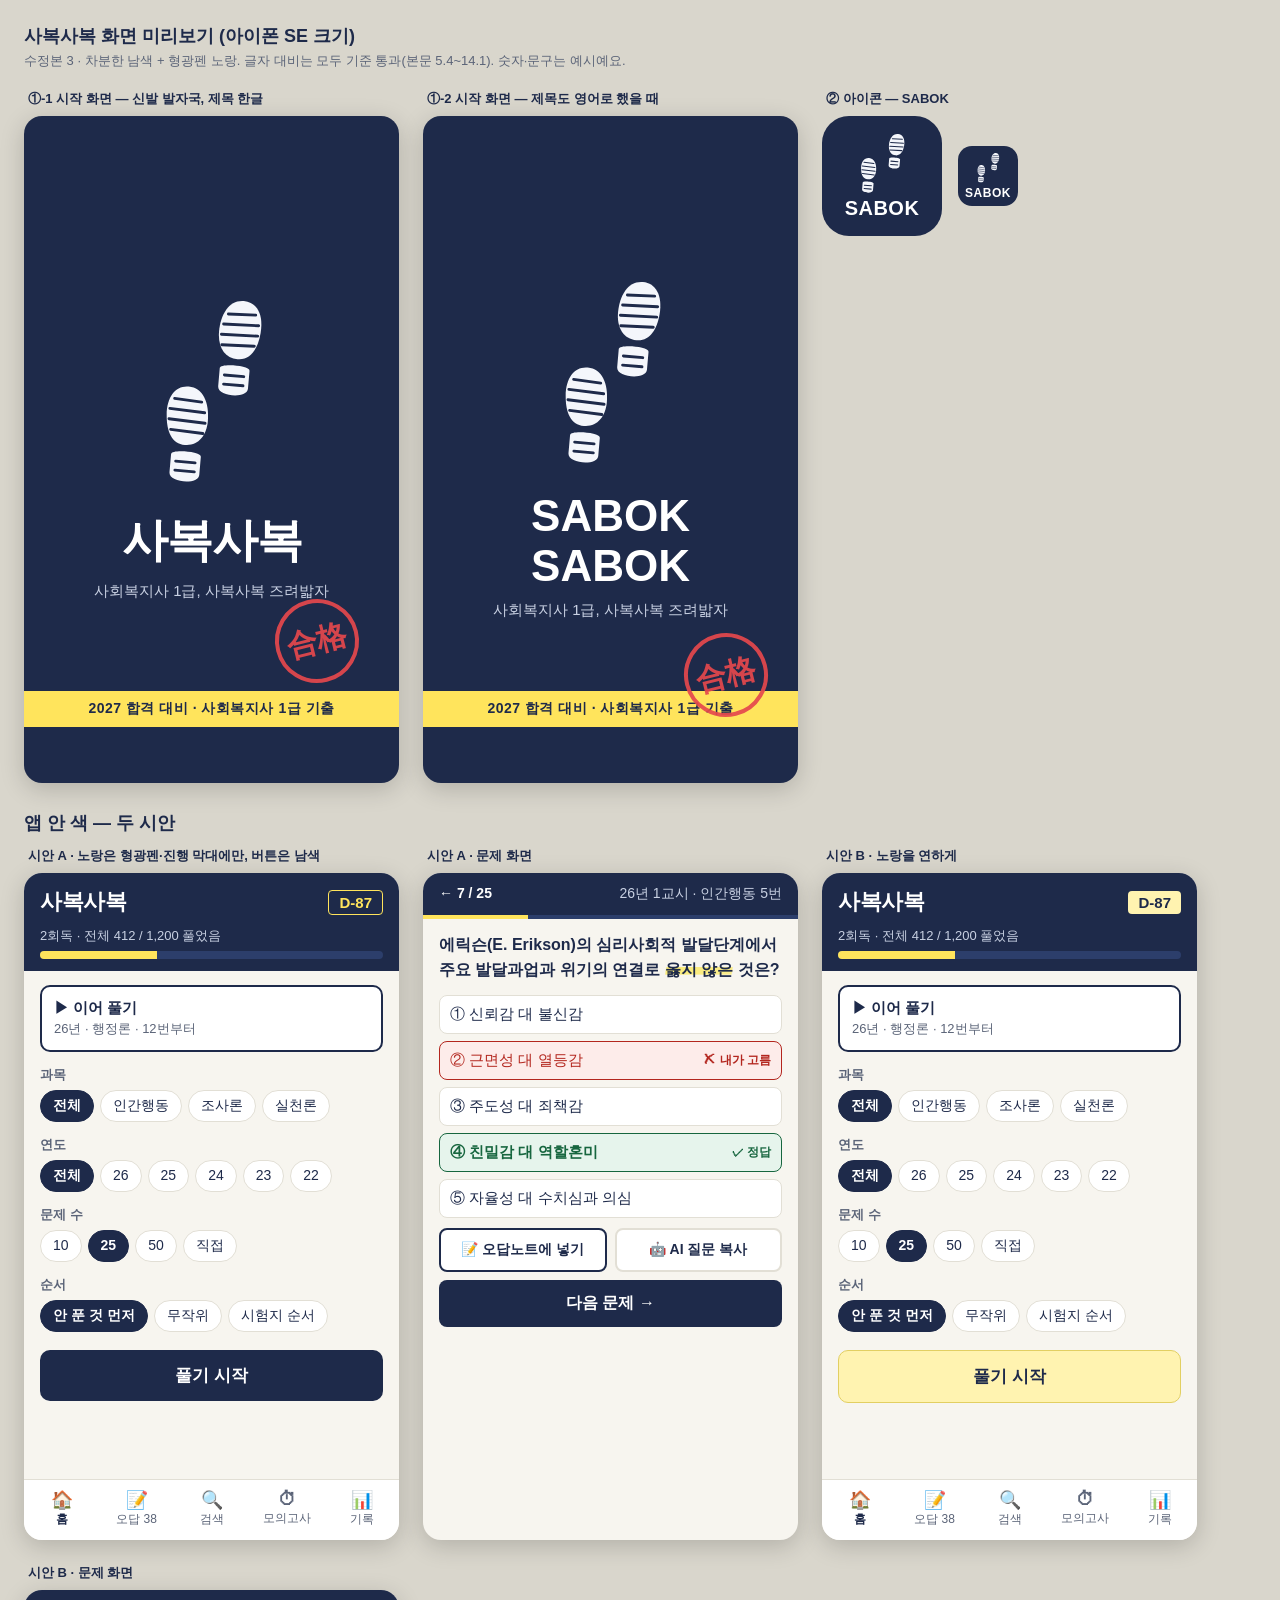
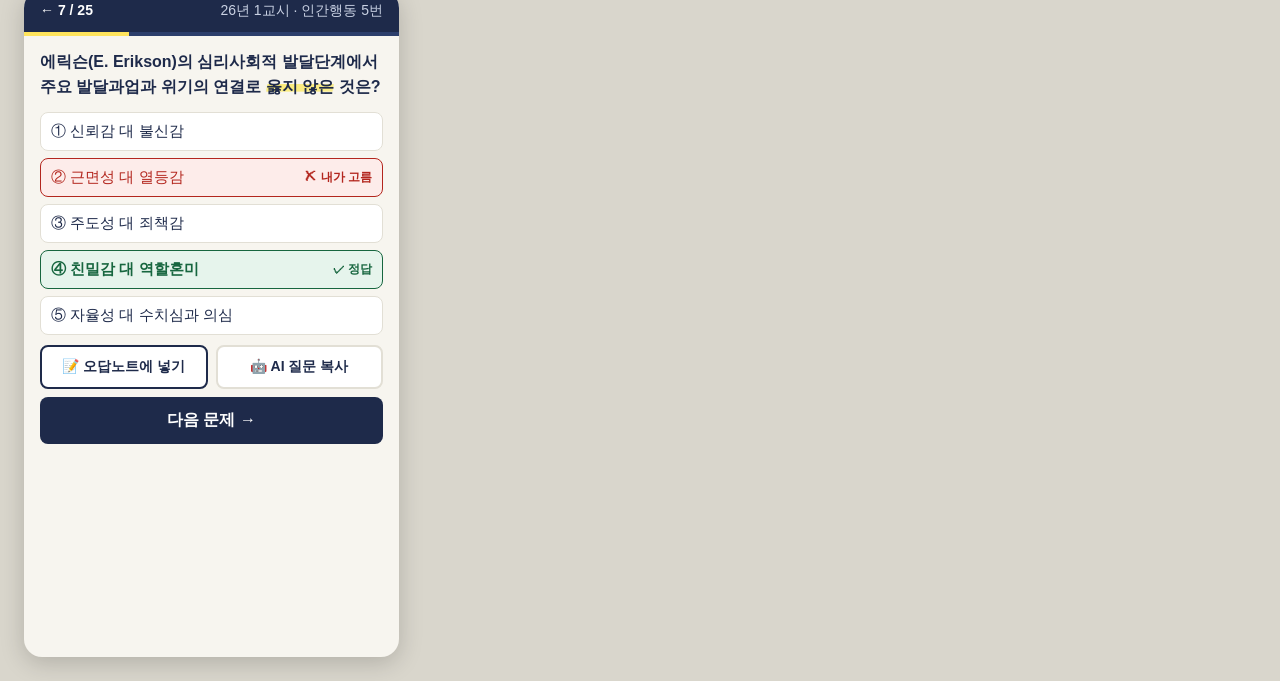
<file: plan/preview.html>
<!DOCTYPE html>
<html lang="ko">
<head>
<meta charset="utf-8">
<meta name="viewport" content="width=device-width, initial-scale=1">
<title>사복사복 미리보기</title>
<style>
  :root{
    --navy:#1E2A4A; --navy-2:#2C3E6B; --yellow:#FFE45C; --paper:#F7F5EF;
    --muted:#5B6478; --line:#E2DFD5; --red:#B3261E; --red-bg:#FDECEA;
    --green:#17663F; --green-bg:#E6F4EC; --on-navy-muted:#C9D1E3;
  }
  *{box-sizing:border-box;margin:0;padding:0}
  body{font-family:-apple-system,"Apple SD Gothic Neo",sans-serif;background:#D9D6CC;color:var(--navy);padding:24px}
  h1{font-size:18px;margin-bottom:4px}
  .note{font-size:13px;color:var(--muted);margin-bottom:20px}
  .row{display:flex;flex-wrap:wrap;gap:24px;align-items:flex-start}
  .cap{font-size:13px;font-weight:700;margin:0 0 8px 4px}
  .phone{width:375px;height:667px;background:var(--paper);border-radius:18px;overflow:hidden;position:relative;box-shadow:0 6px 24px rgba(0,0,0,.18);display:flex;flex-direction:column}

  /* 스플래시 */
  .splash{background:var(--navy);color:#fff;align-items:center;justify-content:center;text-align:center}
  .steps{font-size:30px;letter-spacing:6px;margin-bottom:22px;opacity:.9}
  .steps span:nth-child(2){position:relative;top:-10px}
  .steps span:nth-child(3){position:relative;top:-2px}
  .s-title{font-size:46px;font-weight:900;letter-spacing:-1px}
  .s-title mark{background:linear-gradient(transparent 55%,var(--yellow) 55%);color:#fff;padding:0 2px}
  .s-sub{margin-top:10px;font-size:15px;color:var(--on-navy-muted)}
  .stamp{position:absolute;right:40px;bottom:100px;width:84px;height:84px;border:4px solid #E5484D;border-radius:50%;color:#E5484D;font-size:30px;font-weight:900;display:flex;align-items:center;justify-content:center;transform:rotate(-14deg);opacity:.92}
  .band{position:absolute;left:0;right:0;bottom:56px;background:var(--yellow);color:var(--navy);font-weight:800;font-size:14px;padding:9px 0;letter-spacing:.5px}

  /* 공통 머리 */
  .top{background:var(--navy);color:#fff;padding:14px 16px 12px}
  .top .t{display:flex;justify-content:space-between;align-items:center}
  .logo{font-size:22px;font-weight:900;letter-spacing:-.5px}
  .logo mark{background:linear-gradient(transparent 58%,var(--yellow) 58%);color:#fff}
  .dday{background:var(--yellow);color:var(--navy);font-weight:900;font-size:15px;padding:3px 10px;border-radius:4px}
  .prog-t{font-size:13px;color:var(--on-navy-muted);margin-top:10px}
  .bar{height:8px;background:var(--navy-2);border-radius:4px;margin-top:6px;overflow:hidden}
  .bar i{display:block;height:100%;width:34%;background:var(--yellow)}
  .body{flex:1;overflow:hidden;padding:14px 16px}
  .resume{display:block;width:100%;border:2px solid var(--navy);background:#fff;border-radius:10px;padding:12px;text-align:left;font-size:15px;font-weight:700;color:var(--navy)}
  .resume small{display:block;font-weight:400;color:var(--muted);font-size:13px;margin-top:2px}
  .lbl{font-size:13px;font-weight:700;color:var(--muted);margin:14px 0 6px}
  .chips{display:flex;gap:6px;overflow:hidden;white-space:nowrap}
  .chip{border:1.5px solid var(--line);background:#fff;border-radius:999px;padding:6px 12px;font-size:14px;flex:none}
  .chip.on{background:var(--navy);border-color:var(--navy);color:#fff;font-weight:700}
  .start{margin-top:18px;width:100%;background:var(--yellow);color:var(--navy);border:none;border-radius:10px;padding:14px;font-size:17px;font-weight:900;box-shadow:0 2px 0 var(--navy)}
  .tabs{display:flex;border-top:1px solid var(--line);background:#fff}
  .tabs div{flex:1;text-align:center;padding:9px 0 12px;font-size:12px;color:var(--muted)}
  .tabs div b{display:block;font-size:18px}
  .tabs .on{color:var(--navy);font-weight:800}

  /* 문제 화면 */
  .qhead{background:var(--navy);color:#fff;padding:12px 16px;display:flex;justify-content:space-between;font-size:14px}
  .qhead span{color:var(--on-navy-muted)}
  .qbar{height:4px;background:var(--navy-2)}.qbar i{display:block;height:100%;width:28%;background:var(--yellow)}
  .q{font-size:16px;font-weight:700;line-height:1.55;margin-bottom:12px}
  .q u{text-decoration:none;background:linear-gradient(transparent 60%,var(--yellow) 60%)}
  .opt{border:1.5px solid var(--line);background:#fff;border-radius:8px;padding:9px 10px;margin-bottom:7px;font-size:15px;display:flex;justify-content:space-between;gap:8px}
  .opt em{font-style:normal;font-size:12px;font-weight:800;white-space:nowrap;align-self:center}
  .opt.wrong{border-color:var(--red);background:var(--red-bg);color:var(--red)}
  .opt.right{border-color:var(--green);background:var(--green-bg);color:var(--green);font-weight:700}
  .acts{display:flex;gap:8px;margin-top:10px}
  .acts button{flex:1;border-radius:8px;padding:11px 6px;font-size:14px;font-weight:700}
  .b-note{background:#fff;border:2px solid var(--navy);color:var(--navy)}
  .b-ai{background:#fff;border:2px solid var(--line);color:var(--navy)}
  .next{margin-top:8px;width:100%;background:var(--navy);color:#fff;border:none;border-radius:8px;padding:13px;font-size:16px;font-weight:800}

  /* 오답노트 */
  .seg{display:flex;background:#fff;border:1.5px solid var(--line);border-radius:8px;overflow:hidden}
  .seg div{flex:1;text-align:center;padding:8px 0;font-size:14px}
  .seg .on{background:var(--navy);color:#fff;font-weight:700}
  .card{background:#fff;border:1.5px solid var(--line);border-radius:10px;padding:11px 12px;margin-top:8px}
  .card .m{display:flex;justify-content:space-between;align-items:center;font-size:12px;color:var(--muted)}
  .tag{font-weight:800;font-size:12px;padding:2px 7px;border-radius:4px;margin-right:6px}
  .tag.x{background:var(--red-bg);color:var(--red)}
  .tag.h{background:var(--yellow);color:var(--navy)}
  .card p{font-size:14px;margin-top:6px;white-space:nowrap;overflow:hidden;text-overflow:ellipsis}
  .out{border:1.5px solid var(--line);background:#fff;border-radius:6px;padding:3px 9px;font-size:12px;color:var(--muted)}

  /* 아이콘 */
  .icons{display:flex;gap:16px;align-items:center}
  .icon{width:120px;height:120px;border-radius:27px;background:var(--navy);display:flex;flex-direction:column;align-items:center;justify-content:center;color:#fff}
  .icon .f{font-size:34px;letter-spacing:2px}
  .icon .w{font-size:20px;letter-spacing:.5px;font-weight:900;margin-top:2px;background:linear-gradient(transparent 58%,var(--yellow) 58%)}
  .icon.sm{width:60px;height:60px;border-radius:14px}.icon.sm .f{font-size:17px}.icon.sm .w{font-size:12px}

  .walk{position:relative;width:130px;height:190px;margin-bottom:22px}
  .ft{position:absolute;width:52px;fill:#F4F6FB}
  .ft.l{left:14px;bottom:0;transform:scaleX(-1) rotate(-5deg)}
  .ft.r{right:14px;top:0;transform:rotate(5deg)}
  .icon .w{background:none}
  .walk2{position:relative;width:54px;height:62px}
  .walk2 .ft{width:19px}.walk2 .ft.l{left:4px}.walk2 .ft.r{right:4px}
  .icon.sm .walk2{transform:scale(.5);margin:-15px 0}
  .hl{background:linear-gradient(100deg,transparent 1%,rgba(255,225,0,.5) 3%,rgba(255,225,0,.42) 97%,transparent 99%) 0 70%/100% 45% no-repeat!important}
  .A .dday{background:none;color:var(--yellow);border:1.5px solid var(--yellow)}
  .A .start{background:var(--navy);color:#fff;box-shadow:none}
  .A .logo mark,.B .logo mark{background:none}
  .B .dday{background:#FFF3B0}
  .B .start{background:#FFF3B0;box-shadow:none;border:1.5px solid #E2CF62}
</style>
</head>
<body>
<h1>사복사복 화면 미리보기 (아이폰 SE 크기)</h1>
<p class="note">수정본 3 · 차분한 남색 + 형광펜 노랑. 글자 대비는 모두 기준 통과(본문 5.4~14.1). 숫자·문구는 예시예요.</p>

<div class="row">
  <div>
    <p class="cap">①-1 시작 화면 — 신발 발자국, 제목 한글</p>
    <div class="phone splash">
      <div class="walk"><svg viewBox="0 0 40 80" class="ft l"><path d="M22 2C32 2 38 11 37 25C36 38 31 47 21 47C11 47 5 39 5 27C5 13 11 2 22 2Z"/><path d="M8 55C8 51 31 51 31 55L31 69C31 77 8 77 8 69Z"/><g stroke="#1E2A4A" stroke-width="2.2" stroke-linecap="round"><line x1="11" y1="13" x2="32" y2="12"/><line x1="8" y1="21" x2="35" y2="20"/><line x1="7" y1="29" x2="35" y2="28"/><line x1="8" y1="37" x2="33" y2="36"/><line x1="12" y1="60" x2="27" y2="60"/><line x1="12" y1="67" x2="27" y2="67"/></g></svg><svg viewBox="0 0 40 80" class="ft r"><path d="M22 2C32 2 38 11 37 25C36 38 31 47 21 47C11 47 5 39 5 27C5 13 11 2 22 2Z"/><path d="M8 55C8 51 31 51 31 55L31 69C31 77 8 77 8 69Z"/><g stroke="#1E2A4A" stroke-width="2.2" stroke-linecap="round"><line x1="11" y1="13" x2="32" y2="12"/><line x1="8" y1="21" x2="35" y2="20"/><line x1="7" y1="29" x2="35" y2="28"/><line x1="8" y1="37" x2="33" y2="36"/><line x1="12" y1="60" x2="27" y2="60"/><line x1="12" y1="67" x2="27" y2="67"/></g></svg></div>
      <div class="s-title">사복사복</div>
      <div class="s-sub">사회복지사 1급, 사복사복 즈려밟자</div>
      <div class="stamp">合格</div>
      <div class="band">2027 합격 대비 · 사회복지사 1급 기출</div>
    </div>
  </div>
  <div>
    <p class="cap">①-2 시작 화면 — 제목도 영어로 했을 때</p>
    <div class="phone splash">
      <div class="walk"><svg viewBox="0 0 40 80" class="ft l"><path d="M22 2C32 2 38 11 37 25C36 38 31 47 21 47C11 47 5 39 5 27C5 13 11 2 22 2Z"/><path d="M8 55C8 51 31 51 31 55L31 69C31 77 8 77 8 69Z"/><g stroke="#1E2A4A" stroke-width="2.2" stroke-linecap="round"><line x1="11" y1="13" x2="32" y2="12"/><line x1="8" y1="21" x2="35" y2="20"/><line x1="7" y1="29" x2="35" y2="28"/><line x1="8" y1="37" x2="33" y2="36"/><line x1="12" y1="60" x2="27" y2="60"/><line x1="12" y1="67" x2="27" y2="67"/></g></svg><svg viewBox="0 0 40 80" class="ft r"><path d="M22 2C32 2 38 11 37 25C36 38 31 47 21 47C11 47 5 39 5 27C5 13 11 2 22 2Z"/><path d="M8 55C8 51 31 51 31 55L31 69C31 77 8 77 8 69Z"/><g stroke="#1E2A4A" stroke-width="2.2" stroke-linecap="round"><line x1="11" y1="13" x2="32" y2="12"/><line x1="8" y1="21" x2="35" y2="20"/><line x1="7" y1="29" x2="35" y2="28"/><line x1="8" y1="37" x2="33" y2="36"/><line x1="12" y1="60" x2="27" y2="60"/><line x1="12" y1="67" x2="27" y2="67"/></g></svg></div>
      <div class="s-title" style="font-size:44px;letter-spacing:0">SABOK<br>SABOK</div>
      <div class="s-sub">사회복지사 1급, 사복사복 즈려밟자</div>
      <div class="stamp" style="bottom:66px;right:30px;z-index:2">合格</div>
      <div class="band">2027 합격 대비 · 사회복지사 1급 기출</div>
    </div>
  </div>

  <div>
    <p class="cap">② 아이콘 — SABOK</p>
    <div class="icons"><div class="icon"><div class="walk2"><svg viewBox="0 0 40 80" class="ft l"><path d="M22 2C32 2 38 11 37 25C36 38 31 47 21 47C11 47 5 39 5 27C5 13 11 2 22 2Z"/><path d="M8 55C8 51 31 51 31 55L31 69C31 77 8 77 8 69Z"/><g stroke="#1E2A4A" stroke-width="2.2" stroke-linecap="round"><line x1="11" y1="13" x2="32" y2="12"/><line x1="8" y1="21" x2="35" y2="20"/><line x1="7" y1="29" x2="35" y2="28"/><line x1="8" y1="37" x2="33" y2="36"/><line x1="12" y1="60" x2="27" y2="60"/><line x1="12" y1="67" x2="27" y2="67"/></g></svg><svg viewBox="0 0 40 80" class="ft r"><path d="M22 2C32 2 38 11 37 25C36 38 31 47 21 47C11 47 5 39 5 27C5 13 11 2 22 2Z"/><path d="M8 55C8 51 31 51 31 55L31 69C31 77 8 77 8 69Z"/><g stroke="#1E2A4A" stroke-width="2.2" stroke-linecap="round"><line x1="11" y1="13" x2="32" y2="12"/><line x1="8" y1="21" x2="35" y2="20"/><line x1="7" y1="29" x2="35" y2="28"/><line x1="8" y1="37" x2="33" y2="36"/><line x1="12" y1="60" x2="27" y2="60"/><line x1="12" y1="67" x2="27" y2="67"/></g></svg></div><div class="w">SABOK</div></div><div class="icon sm"><div class="walk2"><svg viewBox="0 0 40 80" class="ft l"><path d="M22 2C32 2 38 11 37 25C36 38 31 47 21 47C11 47 5 39 5 27C5 13 11 2 22 2Z"/><path d="M8 55C8 51 31 51 31 55L31 69C31 77 8 77 8 69Z"/><g stroke="#1E2A4A" stroke-width="2.2" stroke-linecap="round"><line x1="11" y1="13" x2="32" y2="12"/><line x1="8" y1="21" x2="35" y2="20"/><line x1="7" y1="29" x2="35" y2="28"/><line x1="8" y1="37" x2="33" y2="36"/><line x1="12" y1="60" x2="27" y2="60"/><line x1="12" y1="67" x2="27" y2="67"/></g></svg><svg viewBox="0 0 40 80" class="ft r"><path d="M22 2C32 2 38 11 37 25C36 38 31 47 21 47C11 47 5 39 5 27C5 13 11 2 22 2Z"/><path d="M8 55C8 51 31 51 31 55L31 69C31 77 8 77 8 69Z"/><g stroke="#1E2A4A" stroke-width="2.2" stroke-linecap="round"><line x1="11" y1="13" x2="32" y2="12"/><line x1="8" y1="21" x2="35" y2="20"/><line x1="7" y1="29" x2="35" y2="28"/><line x1="8" y1="37" x2="33" y2="36"/><line x1="12" y1="60" x2="27" y2="60"/><line x1="12" y1="67" x2="27" y2="67"/></g></svg></div><div class="w">SABOK</div></div></div>
  </div>
</div>
<h1 style="margin:28px 0 12px">앱 안 색 — 두 시안</h1>
<div class="row">
  <div>
    <p class="cap">시안 A · 노랑은 형광펜·진행 막대에만, 버튼은 남색</p>
    <div class="phone A">
      <div class="top">
        <div class="t"><div class="logo">사복<mark>사복</mark></div><div class="dday">D-87</div></div>
        <div class="prog-t">2회독 · 전체 412 / 1,200 풀었음</div>
        <div class="bar"><i></i></div>
      </div>
      <div class="body">
        <button class="resume">▶ 이어 풀기<small>26년 · 행정론 · 12번부터</small></button>
        <p class="lbl">과목</p>
        <div class="chips"><span class="chip on">전체</span><span class="chip">인간행동</span><span class="chip">조사론</span><span class="chip">실천론</span></div>
        <p class="lbl">연도</p>
        <div class="chips"><span class="chip on">전체</span><span class="chip">26</span><span class="chip">25</span><span class="chip">24</span><span class="chip">23</span><span class="chip">22</span></div>
        <p class="lbl">문제 수</p>
        <div class="chips"><span class="chip">10</span><span class="chip on">25</span><span class="chip">50</span><span class="chip">직접</span></div>
        <p class="lbl">순서</p>
        <div class="chips"><span class="chip on">안 푼 것 먼저</span><span class="chip">무작위</span><span class="chip">시험지 순서</span></div>
        <button class="start">풀기 시작</button>
      </div>
      <div class="tabs"><div class="on"><b>🏠</b>홈</div><div><b>📝</b>오답 38</div><div><b>🔍</b>검색</div><div><b>⏱</b>모의고사</div><div><b>📊</b>기록</div></div>
    </div>
  </div>

  <div>
    <p class="cap">시안 A · 문제 화면</p>
    <div class="phone A">
      <div class="qhead"><b>← 7 / 25</b><span>26년 1교시 · 인간행동 5번</span></div>
      <div class="qbar"><i></i></div>
      <div class="body">
        <p class="q">에릭슨(E. Erikson)의 심리사회적 발달단계에서 주요 발달과업과 위기의 연결로 <u class="hl">옳지 않은</u> 것은?</p>
        <div class="opt">① 신뢰감 대 불신감</div>
        <div class="opt wrong">② 근면성 대 열등감<em>✗ 내가 고름</em></div>
        <div class="opt">③ 주도성 대 죄책감</div>
        <div class="opt right">④ 친밀감 대 역할혼미<em>✓ 정답</em></div>
        <div class="opt">⑤ 자율성 대 수치심과 의심</div>
        <div class="acts"><button class="b-note">📝 오답노트에 넣기</button><button class="b-ai">🤖 AI 질문 복사</button></div>
        <button class="next">다음 문제 →</button>
      </div>
    </div>
  </div>

  <div>
    <p class="cap">시안 B · 노랑을 연하게</p>
    <div class="phone B">
      <div class="top">
        <div class="t"><div class="logo">사복<mark>사복</mark></div><div class="dday">D-87</div></div>
        <div class="prog-t">2회독 · 전체 412 / 1,200 풀었음</div>
        <div class="bar"><i></i></div>
      </div>
      <div class="body">
        <button class="resume">▶ 이어 풀기<small>26년 · 행정론 · 12번부터</small></button>
        <p class="lbl">과목</p>
        <div class="chips"><span class="chip on">전체</span><span class="chip">인간행동</span><span class="chip">조사론</span><span class="chip">실천론</span></div>
        <p class="lbl">연도</p>
        <div class="chips"><span class="chip on">전체</span><span class="chip">26</span><span class="chip">25</span><span class="chip">24</span><span class="chip">23</span><span class="chip">22</span></div>
        <p class="lbl">문제 수</p>
        <div class="chips"><span class="chip">10</span><span class="chip on">25</span><span class="chip">50</span><span class="chip">직접</span></div>
        <p class="lbl">순서</p>
        <div class="chips"><span class="chip on">안 푼 것 먼저</span><span class="chip">무작위</span><span class="chip">시험지 순서</span></div>
        <button class="start">풀기 시작</button>
      </div>
      <div class="tabs"><div class="on"><b>🏠</b>홈</div><div><b>📝</b>오답 38</div><div><b>🔍</b>검색</div><div><b>⏱</b>모의고사</div><div><b>📊</b>기록</div></div>
    </div>
  </div>

  <div>
    <p class="cap">시안 B · 문제 화면</p>
    <div class="phone B">
      <div class="qhead"><b>← 7 / 25</b><span>26년 1교시 · 인간행동 5번</span></div>
      <div class="qbar"><i></i></div>
      <div class="body">
        <p class="q">에릭슨(E. Erikson)의 심리사회적 발달단계에서 주요 발달과업과 위기의 연결로 <u class="hl">옳지 않은</u> 것은?</p>
        <div class="opt">① 신뢰감 대 불신감</div>
        <div class="opt wrong">② 근면성 대 열등감<em>✗ 내가 고름</em></div>
        <div class="opt">③ 주도성 대 죄책감</div>
        <div class="opt right">④ 친밀감 대 역할혼미<em>✓ 정답</em></div>
        <div class="opt">⑤ 자율성 대 수치심과 의심</div>
        <div class="acts"><button class="b-note">📝 오답노트에 넣기</button><button class="b-ai">🤖 AI 질문 복사</button></div>
        <button class="next">다음 문제 →</button>
      </div>
    </div>
  </div>

</div>
</body>
</html>
</file>
